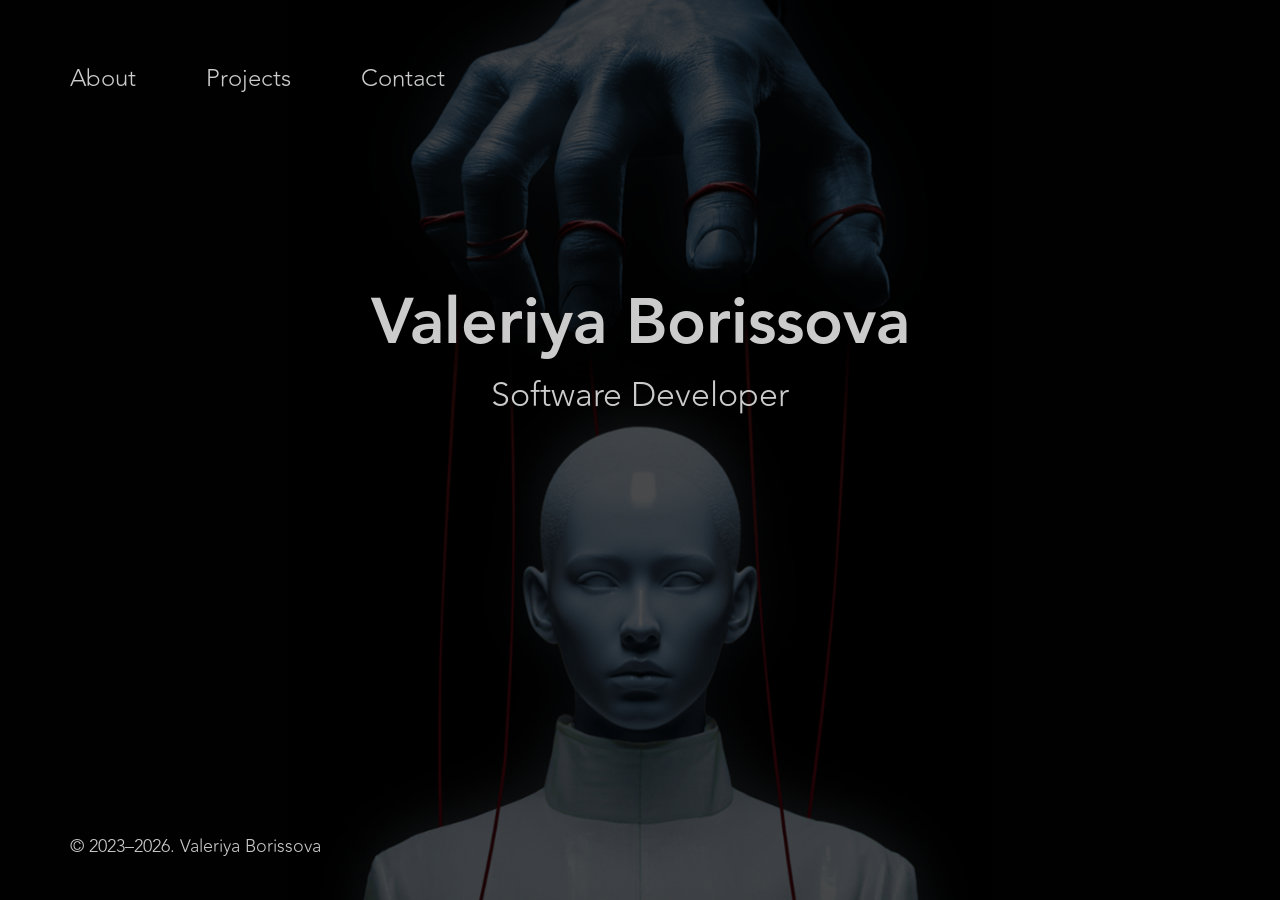
<file: index.html>
<!DOCTYPE html>
<html lang="en">
<head>
  <meta charset="UTF-8">
  <title>Valeriya Borissova</title>
  <meta name="viewport" content="width=device-width, initial-scale=1.0">
  <link rel="stylesheet" href="css/style.css">
</head>
<body class = "dark-page">
   <div class="mobile-block">
    <img src="images/home-bg.png" class="mobile-bg">
   <p>The website is best viewed on desktop</p>
</div>
  <section class="home">
    <nav class="menubar">
      <a href="about.html">About</a>
      <a href="projects.html">Projects</a>
      <a href="mailto:create.with.valeriya@gmail.com">Contact</a>
    </nav>

    <div class="home-content">
      <h1>Valeriya Borissova</h1>
      <p>Software Developer</p>
    </div>

    <footer class="home-footer">
      <p>© 2023–2026. Valeriya Borissova</p>
    </footer>
  </section>
</body>
</html>
</file>
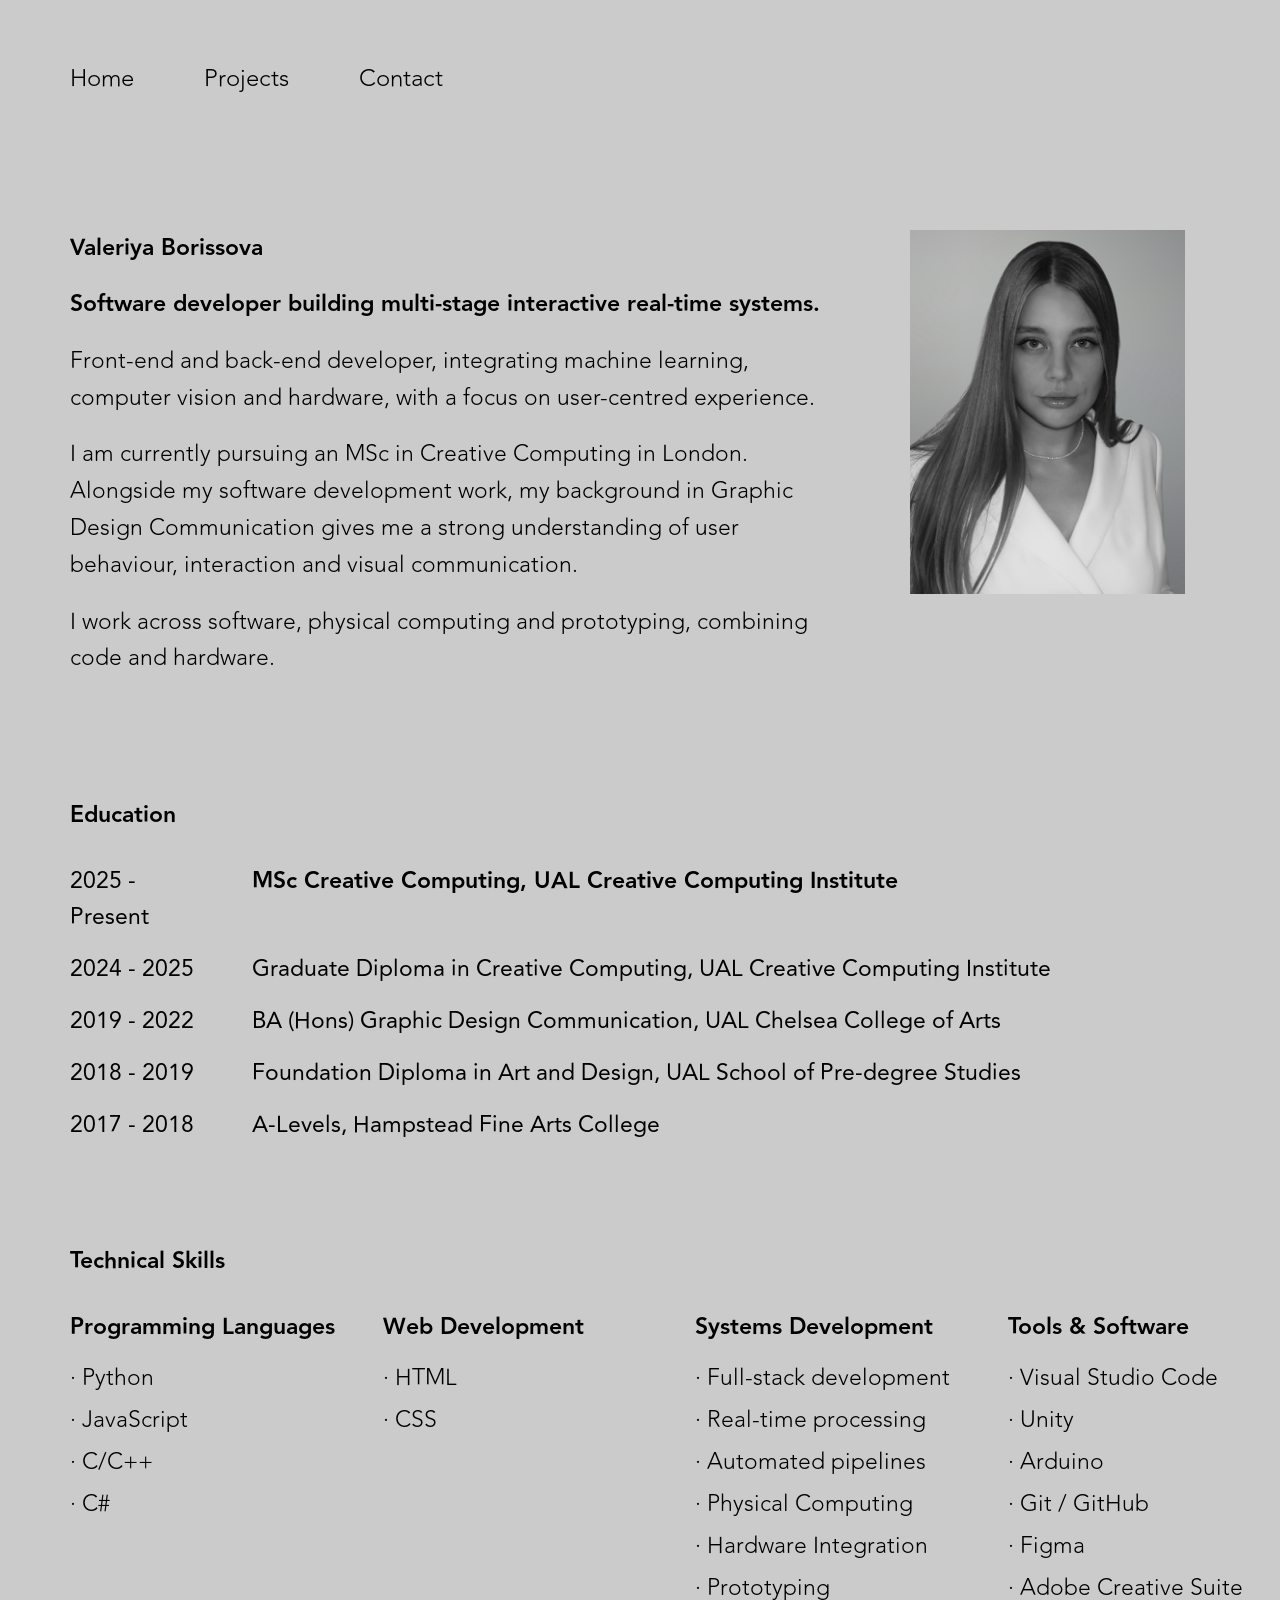
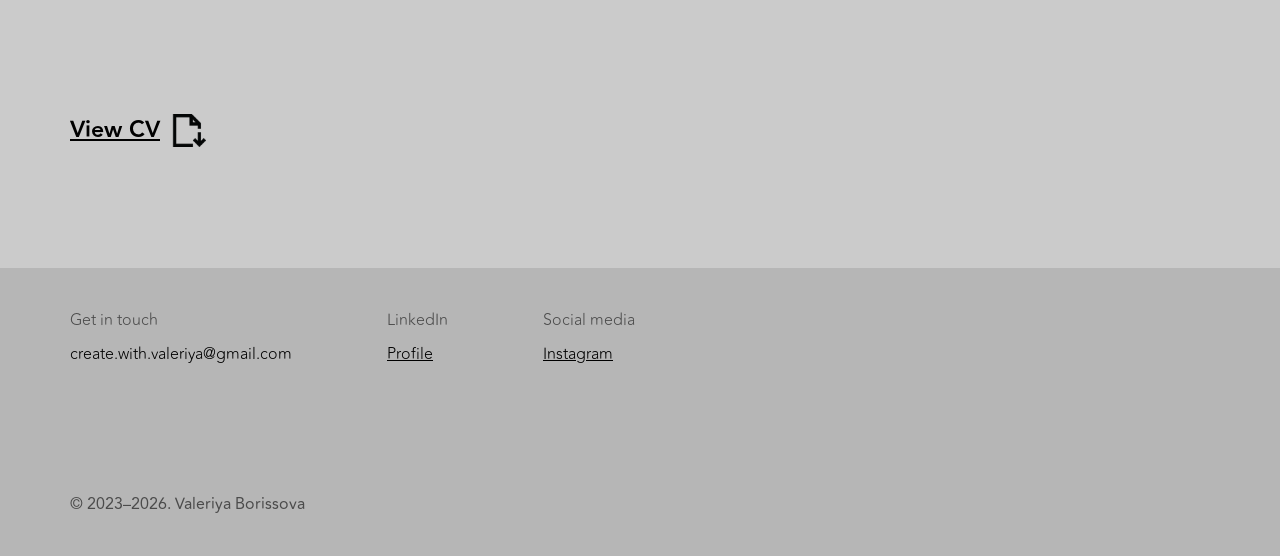
<file: about.html>
<!DOCTYPE html>
<html lang="en">
<head>
  <meta charset="UTF-8">
  <title>About — Valeriya Borissova</title>
  <meta name="viewport" content="width=device-width, initial-scale=1.0">
  <link rel="stylesheet" href="css/style.css">
</head>

<body class = "light-page">

  <!-- Menu -->
  <nav class="menubar">
    <a href="index.html">Home</a>
    <a href="projects.html">Projects</a>
    <a href="mailto:create.with.valeriya@gmail.com">Contact</a>
  </nav>

  <!-- About top section -->
  <section class="about">
    
    <div class="about-container">
      
      <div class="about-text">
        <h1>Valeriya Borissova</h1>
        
        <p class="intro-line">
          Software developer building multi-stage interactive real-time systems.
        </p>

        <p>
          Front-end and back-end developer, integrating machine learning, computer vision and hardware, with a focus on user-centred experience.
        </p>

        <p>
          I am currently pursuing an MSc in Creative Computing in London. Alongside my software development work, my background in Graphic Design Communication gives me a strong understanding of user behaviour, interaction and visual communication.
        </p>

        <p>
          I work across software, physical computing and prototyping, combining code and hardware.
        </p>
      </div>

      <div class="about-image">
        <img src="images/me.jpg" alt="Valeriya">
      </div>

    </div>

  </section>

  <!-- Education -->
  <section class="education">
    <h2>Education</h2>

    <div class="education-item">
      <div>2025 - Present</div>
      <div><strong>MSc Creative Computing, UAL Creative Computing Institute</strong></div>
    </div>

    <div class="education-item">
      <div>2024 - 2025</div>
      <div>Graduate Diploma in Creative Computing, UAL Creative Computing Institute</div>
    </div>

    <div class="education-item">
      <div>2019 - 2022</div>
      <div>BA (Hons) Graphic Design Communication, UAL Chelsea College of Arts</div>
    </div>

    <div class="education-item">
      <div>2018 - 2019</div>
      <div>Foundation Diploma in Art and Design, UAL School of Pre-degree Studies</div>
    </div>

    <div class="education-item">
      <div>2017 - 2018</div>
      <div>A-Levels, Hampstead Fine Arts College</div>
    </div>
  </section>

  <!-- Skills -->
  <section class="skills">
    <h2>Technical Skills</h2>

    <div class="skills-grid">

      <div class="skills-column">
        <h3>Programming Languages</h3>
        <p>· Python</p>
        <p>· JavaScript</p>
        <p>· C/C++</p>
        <p>· C#</p>
      </div>

      <div class="skills-column">
        <h3>Web Development</h3>
        <p>· HTML</p>
        <p>· CSS</p>
      </div>

      <div class="skills-column">
        <h3>Systems Development</h3>
        <p>· Full-stack development</p>
        <p>· Real-time processing</p>
        <p>· Automated pipelines</p>
        <p>· Physical Computing</p>
        <p>· Hardware Integration</p>
        <p>· Prototyping</p>
      </div>

      <div class="skills-column">
        <h3>Tools & Software</h3>
        <p>· Visual Studio Code</p>
        <p>· Unity</p>
        <p>· Arduino</p>
        <p>· Git / GitHub</p>
        <p>· Figma</p>
        <p>· Adobe Creative Suite</p>
      </div>

    </div>
  </section>

  <!-- CV -->
  <a href="cv.html" target="_blank" class="cv">
   <span>View CV</span>
   <img src="images/cvuploadimage.png" alt="upload">
  </a>

    <!-- Footer
  <div class="footer">
    <div class="footer-container">
      
      <div>
        <p class="footer-title">Get in touch</p>
        <p class="footer-text">create.with.valeriya@gmail.com</p>
      </div>

      <div>
        <p class="footer-title">LinkedIn</p>
        <a href="#">Profile</a>
      </div>

      <div>
        <p class="footer-title">Social media</p>
        <a href="#">Instagram</a>
      </div>
      
    </div> 
    
  </div> -->

  <div id="footer-placeholder"></div>

 <script>
  fetch("footer.html")
    .then(response => response.text())
    .then(data => {
      document.getElementById("footer-placeholder").innerHTML = data;
    });
 </script>

</body>
</html>
</file>
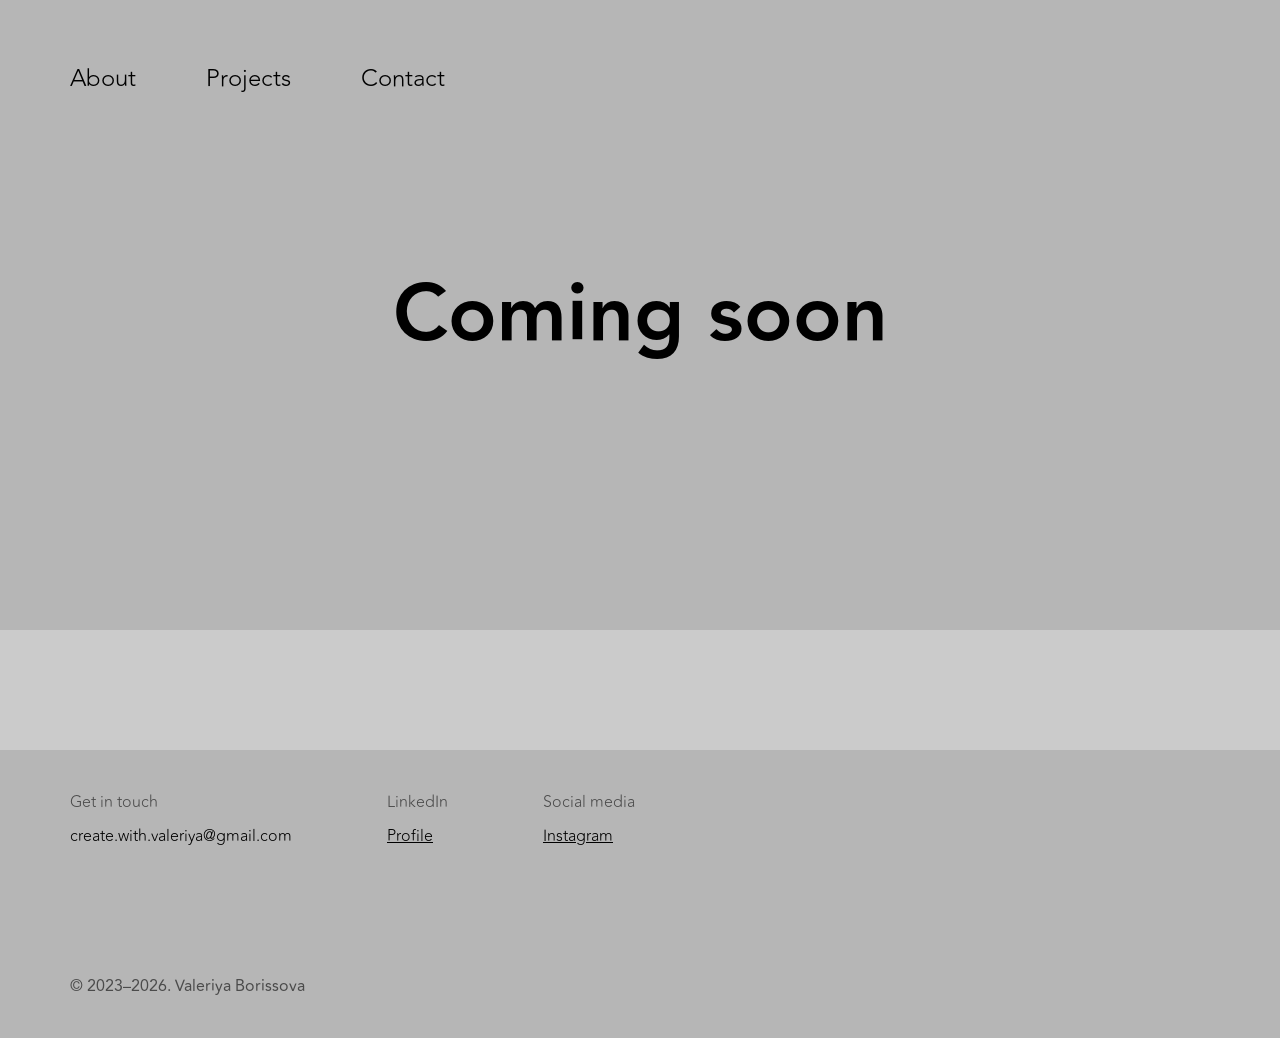
<file: comingSoon.html>
<!DOCTYPE html>
<html lang="en">
<head>
  <meta charset="UTF-8">
  <title>Coming Soon — Valeriya Borissova</title>
  <meta name="viewport" content="width=device-width, initial-scale=1.0">
  <link rel="stylesheet" href="css/style.css">
</head>

<body class="light-page">

  <!-- Menu -->
  <nav class="menubar">
    <a href="about.html">About</a>
    <a href="projects.html">Projects</a>
    <a href="#">Contact</a>
  </nav>

  <!-- Coming Soon -->
  <section class="coming-soon">
    <h1>Coming soon</h1>
  </section>

  <div id="footer-placeholder"></div>

  <script>
    fetch("footer.html")
      .then(response => response.text())
      .then(data => {
        document.getElementById("footer-placeholder").innerHTML = data;
      });
  </script>

</body>
</html>
</file>
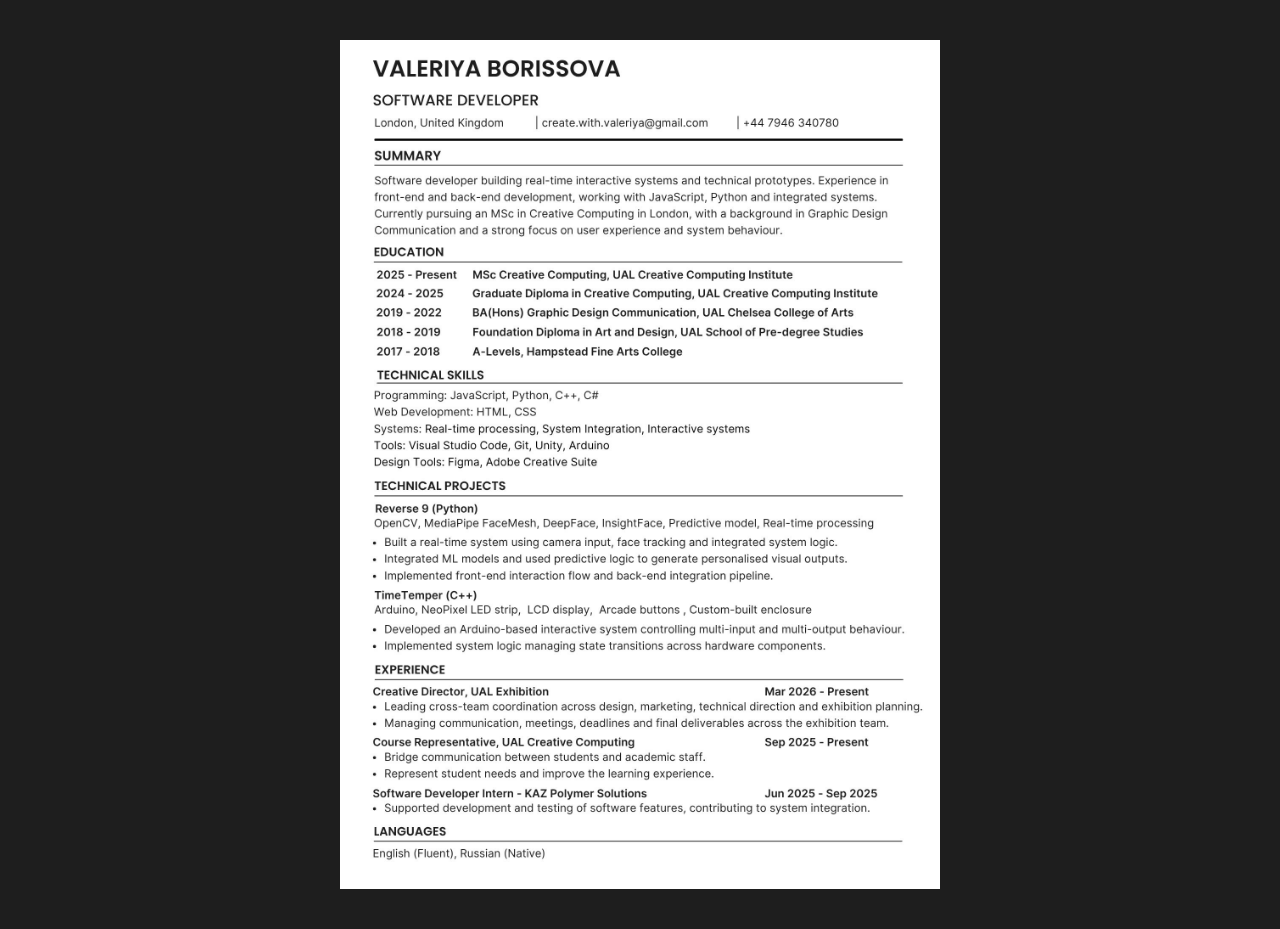
<file: cv.html>
<!DOCTYPE html>
<html lang="en">
<head>
  <meta charset="UTF-8">
  <title>CV</title>

  <style>
    body {
      margin: 0;
      background: #1E1E1E;
      display: flex;
      flex-direction: column;
      align-items: center;
      padding: 40px 0;
    }

    img {
      width: auto;
      max-width: 600px;
      height: auto;
      display: block;
    }
  </style>
</head>
<body>
 <!--  <a href="files/cv_Valeriya_Borissova.pdf" download style="color:white; margin-bottom:20px; display:block; margin-left:-50px;"> 
    Download PDF
  </a>-->

  <img src="files/cv.jpg" alt="CV">
</body>
</html>
</file>
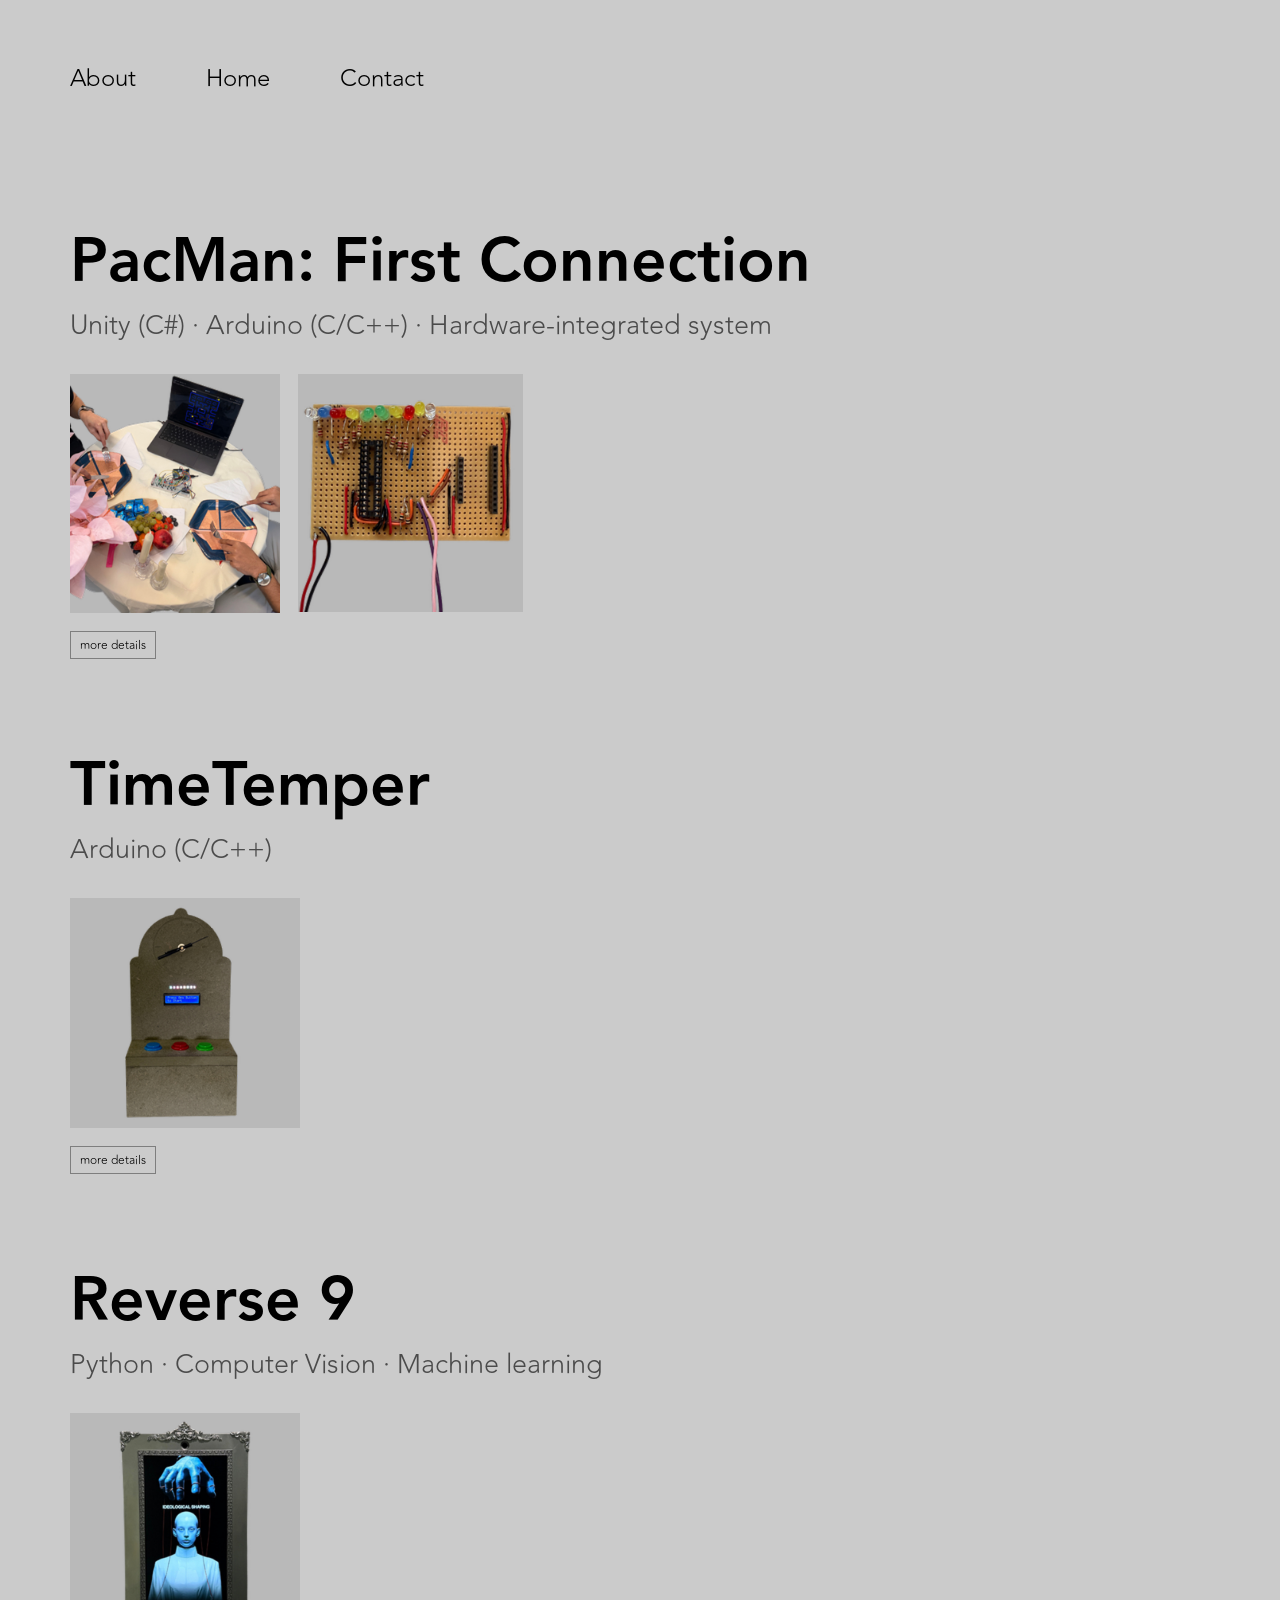
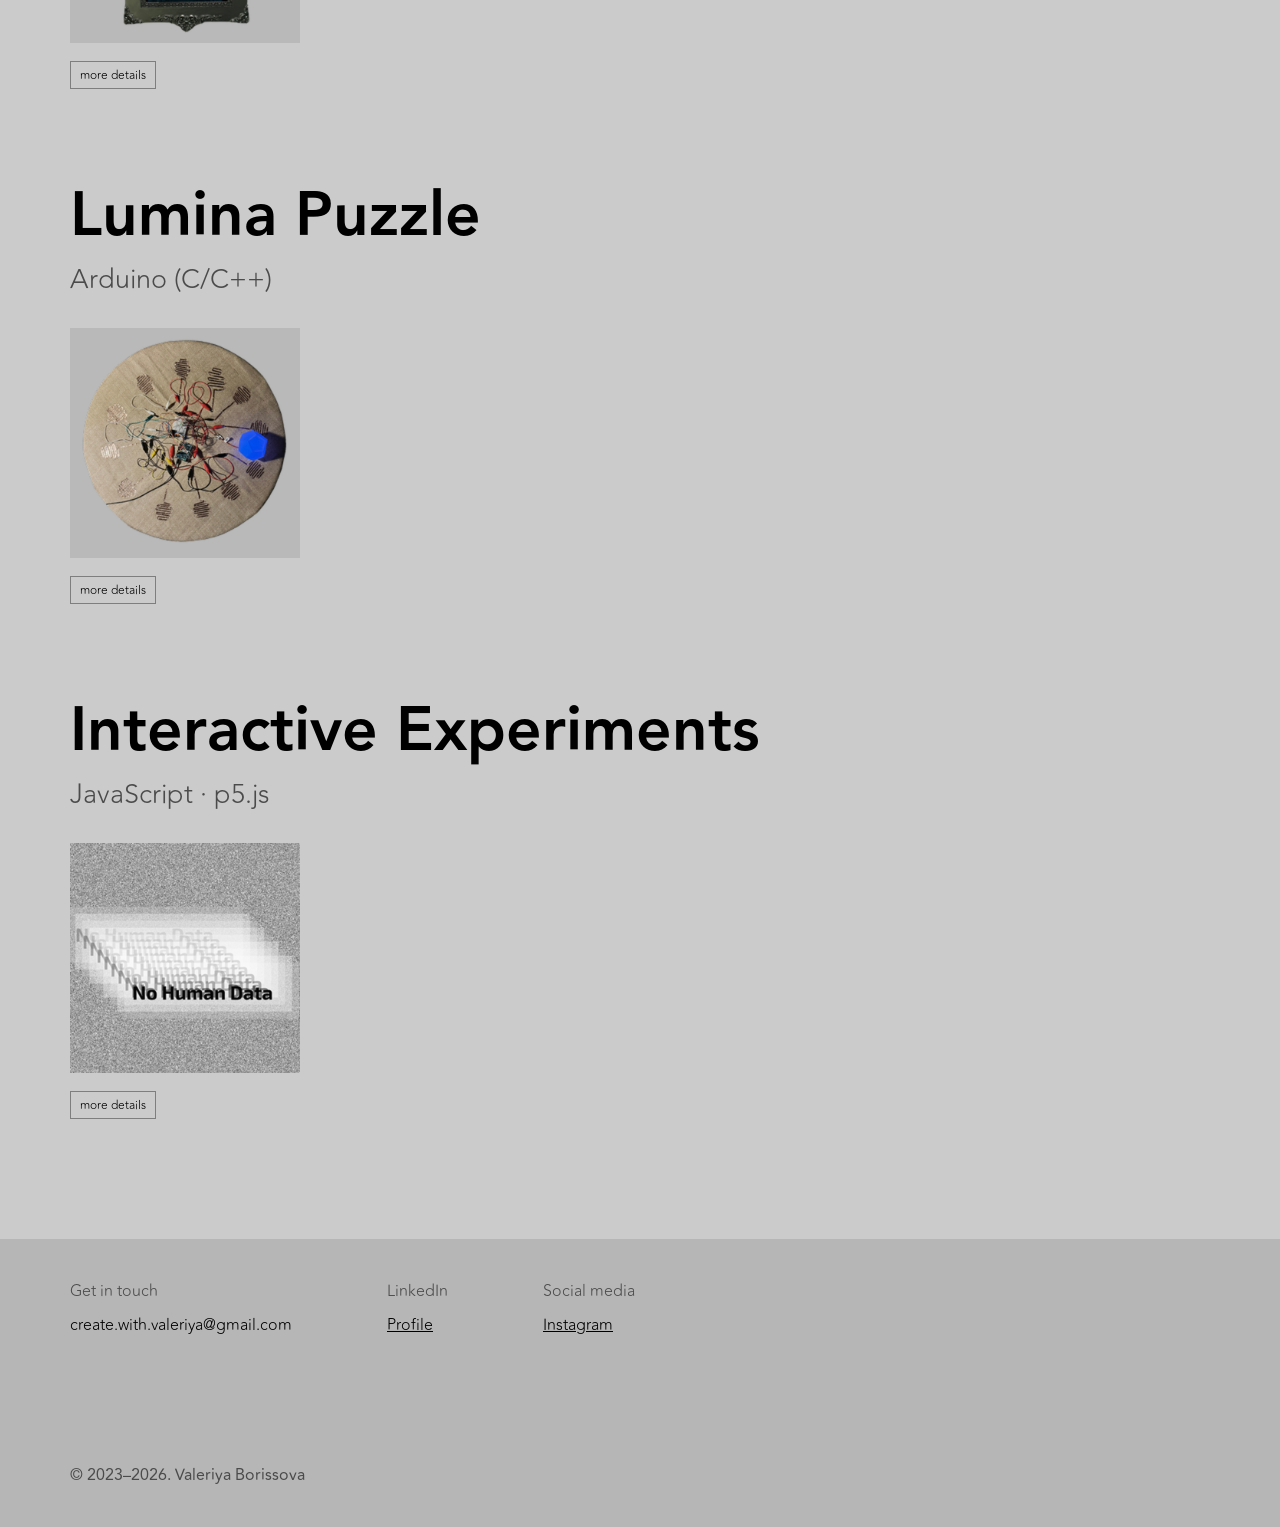
<file: projects.html>
<!DOCTYPE html>
<html lang="en">
<head>
  <meta charset="UTF-8">
  <title>Projects — Valeriya Borissova</title>
  <meta name="viewport" content="width=device-width, initial-scale=1.0">
  <link rel="stylesheet" href="css/style.css">
</head>

<body class="light-page">

  <!-- Menu -->
  <nav class="menubar">
    <a href="about.html">About</a>
    <a href="index.html">Home</a>
    <a href="mailto:create.with.valeriya@gmail.com">Contact</a>
  </nav>

  <!-- Projects -->
  <section class="projects-page">

    <!-- Project 1 -->
    <div class="project-block">
      <a href="comingSoon.html" class="project-title-link">
        <h2>PacMan: First Connection</h2>
      </a>

      <p class="project-meta">Unity (C#) · Arduino (C/C++) · Hardware-integrated system</p>

      <div class="project-images two-images">
        <a href="comingSoon.html">
          <img src="images/pacman1.jpg" alt="PacMan project photo 1">
        </a>

        <a href="comingSoon.html">
          <img src="images/pacman2.jpg" alt="PacMan project photo 2" class="pacman-img-2">
          
        </a>
      </div>

      <a href="comingSoon.html" class="details-button">more details</a>
    </div>

    <!-- Project 2 -->
    <div class="project-block">
      <a href="timetemper.html" class="project-title-link">
        <h2>TimeTemper</h2>
      </a>

      <p class="project-meta">Arduino (C/C++)</p>

      <div class="project-images">
        <a href="timetemper.html">
          <img src="images/timetemper.jpg" alt="TimeTemper project photo">
        </a>
      </div>

      <a href="timetemper.html" class="details-button">more details</a>
    </div>

    <!-- Project 3 -->
    <div class="project-block">
      <a href="reverse9.html" class="project-title-link">
        <h2>Reverse 9</h2>
      </a>

      <p class="project-meta">Python · Computer Vision · Machine learning</p>

      <div class="project-images">
        <a href="reverse9.html">
          <img src="images/reverse9.jpg" alt="Reverse 9 project photo">
        </a>
      </div>

      <a href="reverse9.html" class="details-button">more details</a>
    </div>

    <!--Project 4 -->
    <div class="project-block">
      <a href="comingSoon.html" class="project-title-link">
        <h2>Lumina Puzzle</h2>
      </a>

      <p class="project-meta">Arduino (C/C++)</p>

      <div class="project-images">
        <a href="comingSoon.html">
          <img src="images/lumina.jpg" alt="Lumina Puzzle project photo">
        </a>
      </div>

      <a href="comingSoon.html" class="details-button">more details</a>
    </div>

    <!-- Project 5 -->
    <div class="project-block">
      <a href="comingSoon.html" class="project-title-link">
        <h2>Interactive Experiments</h2>
      </a>

      <p class="project-meta">JavaScript · p5.js</p>

      <div class="project-images">
        <a href="comingSoon.html">
          <img src="images/experiments.jpg" alt="Interactive Experiments project photo">
        </a>
      </div>

      <a href="comingSoon.html" class="details-button">more details</a>
    </div>

  </section>

  <div id="footer-placeholder"></div>

  <script>
    fetch("footer.html")
      .then(response => response.text())
      .then(data => {
        document.getElementById("footer-placeholder").innerHTML = data;
      });
  </script>

</body>
</html>
</file>
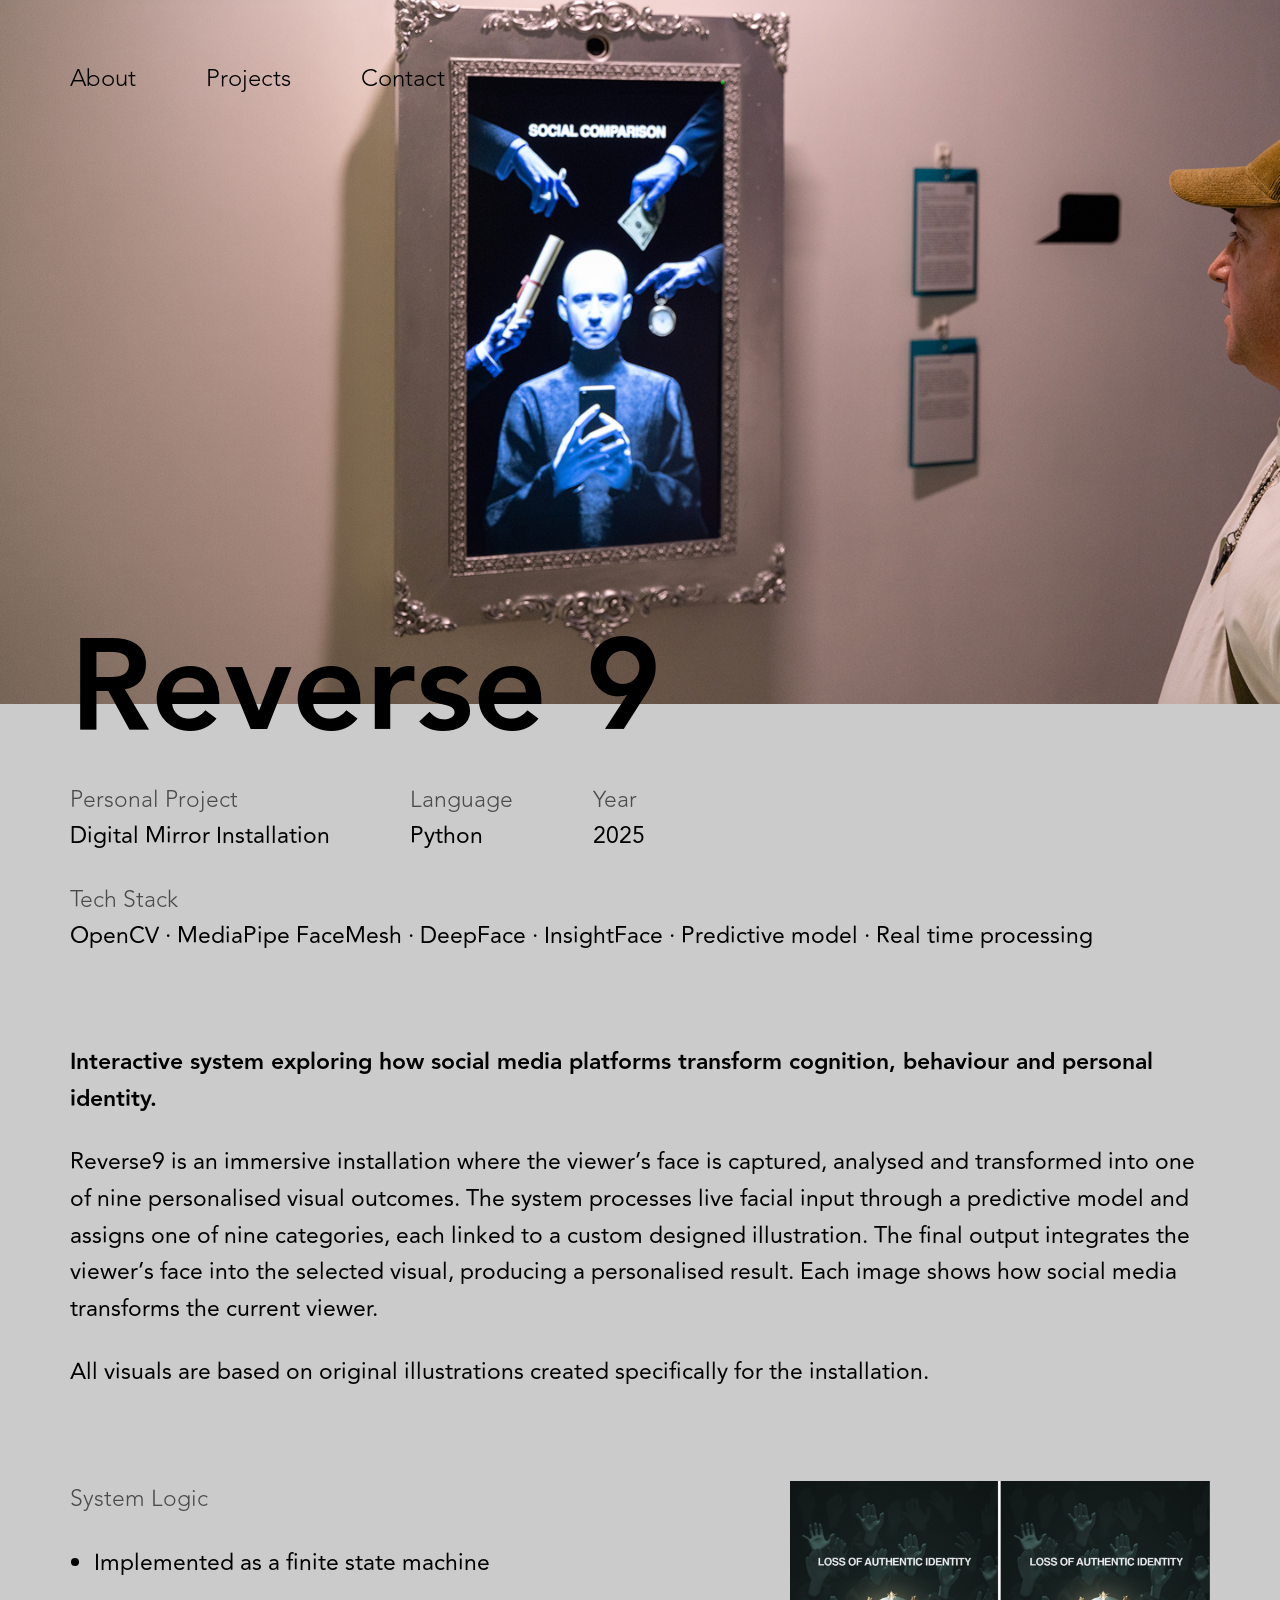
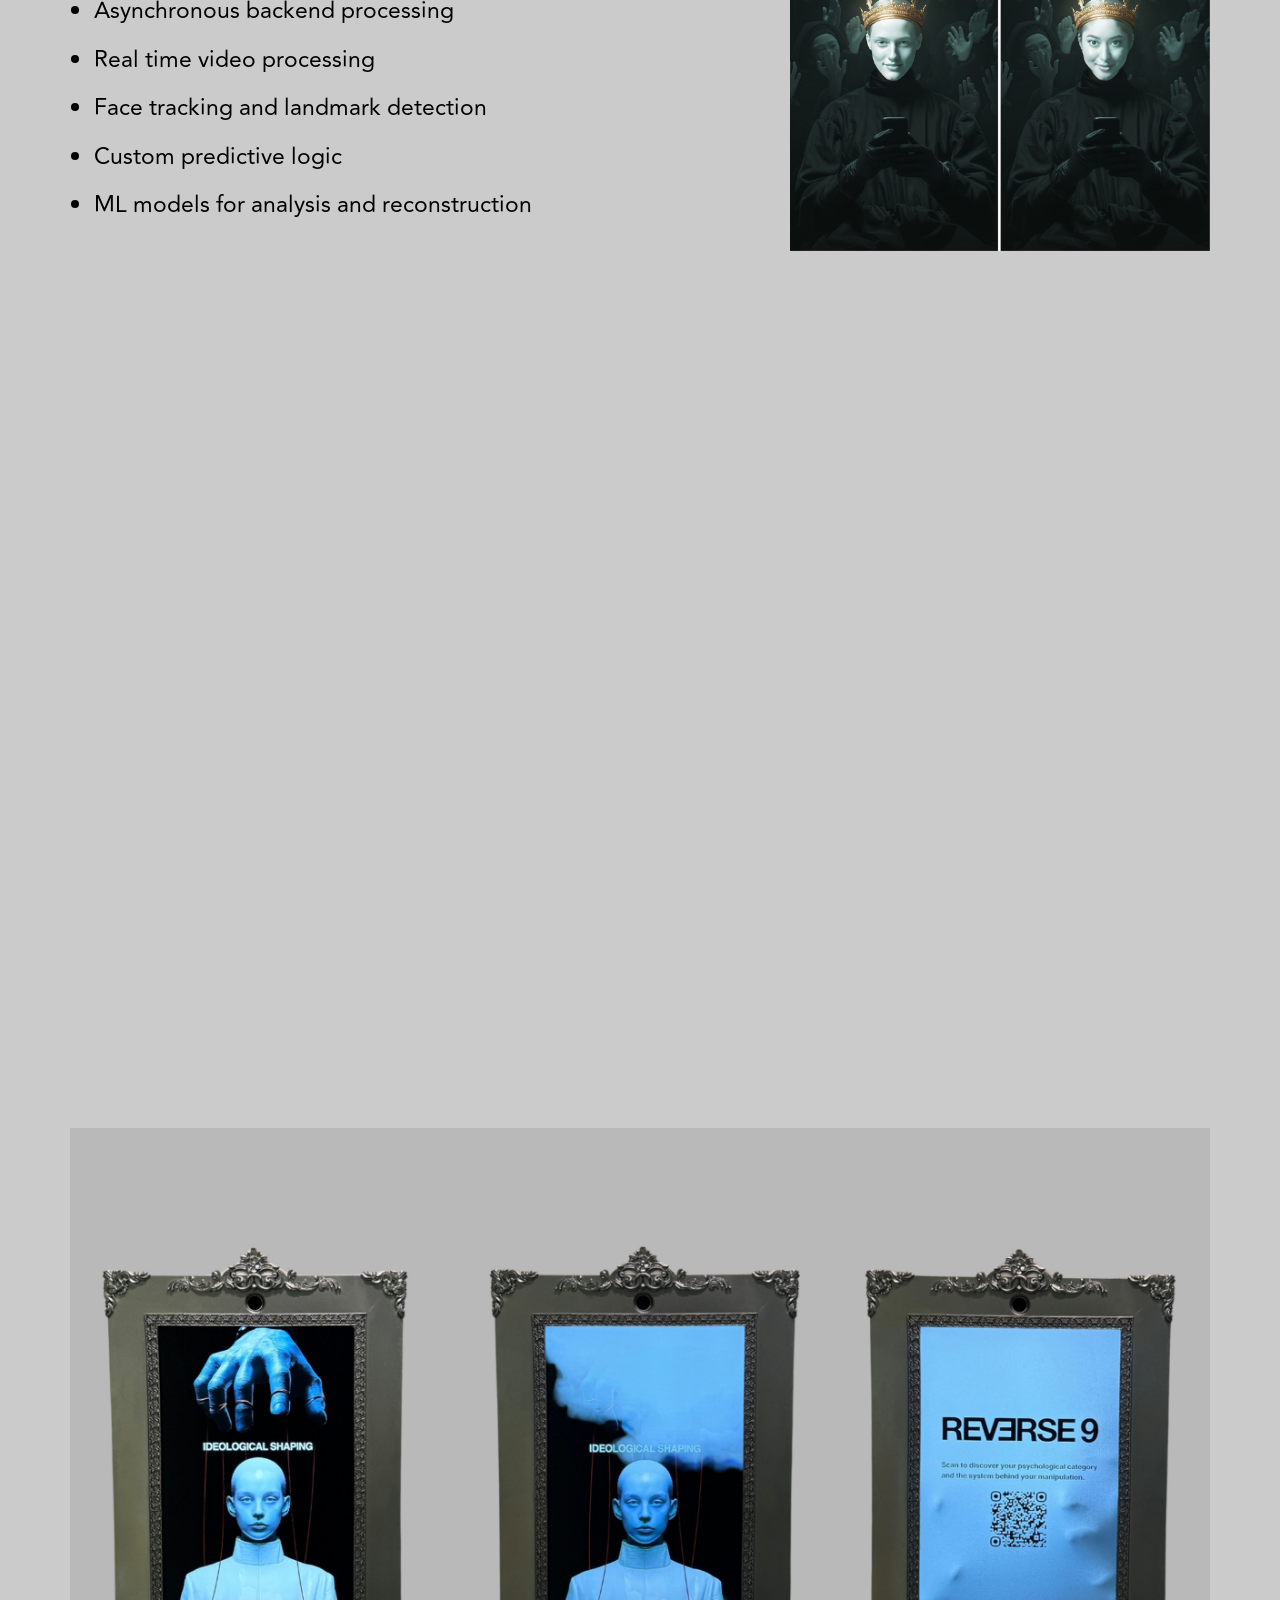
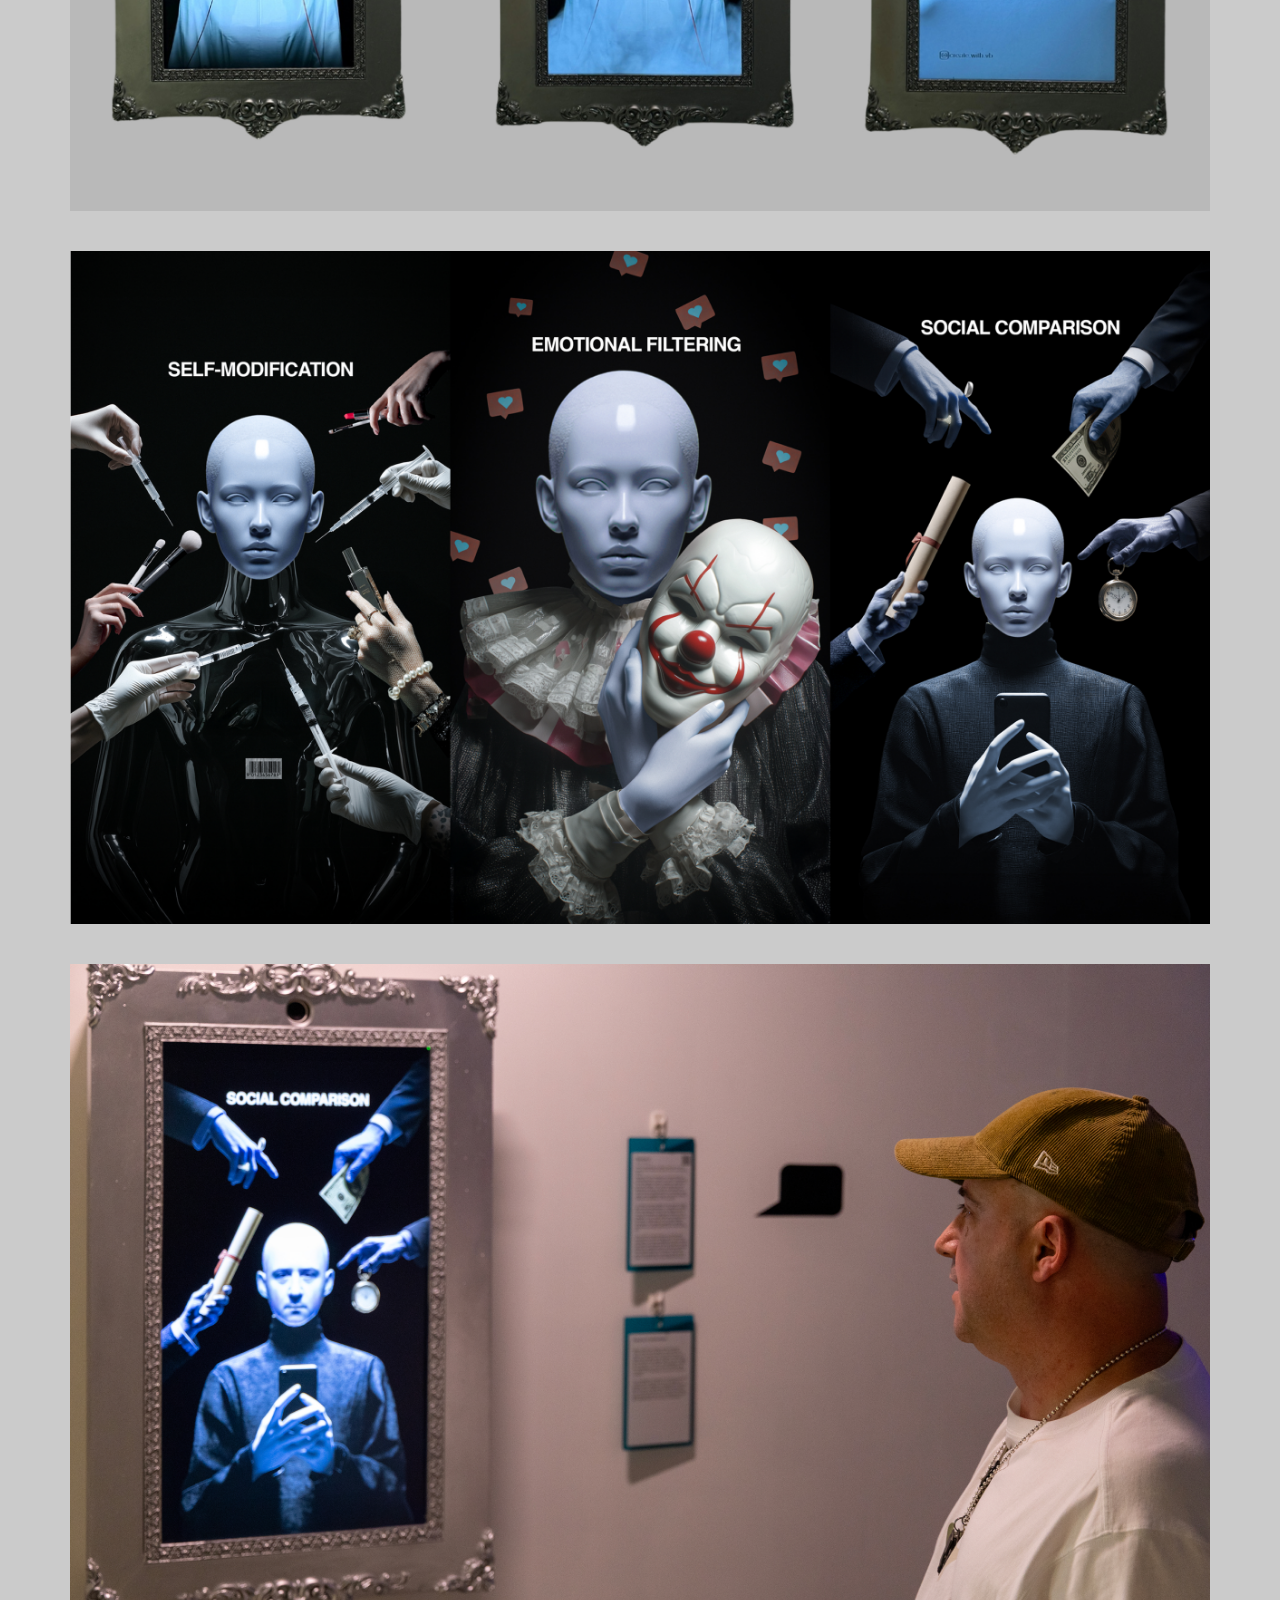
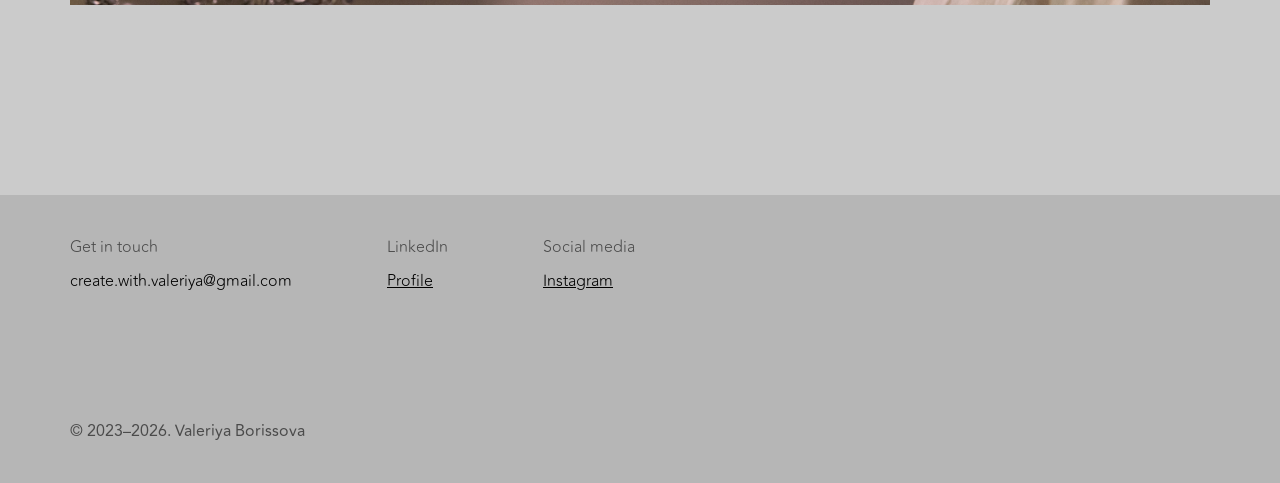
<file: reverse9.html>
<!DOCTYPE html>
<html lang="en">
<head>
  <meta charset="UTF-8">
  <title>Reverse9 — Valeriya Borissova</title>
  <meta name="viewport" content="width=device-width, initial-scale=1.0">
  <link rel="stylesheet" href="css/style.css">
</head>

<body class="light-page">

  <!-- Menu -->
  <nav class="menubar">
    <a href="about.html">About</a>
    <a href="projects.html">Projects</a>
    <a href="mailto:create.with.valeriya@gmail.com">Contact</a>
  </nav>

  <!-- Reverse9 hero image -->
  <section class="reverse9-hero">
    <img src="images/reverse9-main.jpg" alt="Reverse9 main image">
  </section>

  <!-- Reverse9 content -->
  <section class="reverse9-content">

    <h1 class="reverse9-title">Reverse 9</h1>

    <!-- Top info row -->
    <div class="reverse9-info">
      <div>
        <p class="reverse9-info-title">Personal Project</p>
        <p>Digital Mirror Installation</p>
      </div>

      <div>
        <p class="reverse9-info-title">Language</p>
        <p>Python</p>
      </div>

      <div>
        <p class="reverse9-info-title">Year</p>
        <p>2025</p>
      </div>
    </div>

    <!-- Tech Stack -->
    <div class="reverse9-description">
      <p class="reverse9-label">Tech Stack</p>
      <p class="reverse9-body-text">
        OpenCV · MediaPipe FaceMesh · DeepFace · InsightFace · Predictive model · Real time processing
      </p>
    </div>

    <!-- Project description -->
    <div class="reverse9-project-description">
      <p class="reverse9-body-text">
        <strong>Interactive system exploring how social media platforms transform cognition, behaviour and personal identity.</strong>
      </p>

      <p class="reverse9-body-text">
        Reverse9 is an immersive installation where the viewer’s face is captured, analysed and transformed into one of nine personalised visual outcomes. The system processes live facial input through a predictive model and assigns one of nine categories, each linked to a custom designed illustration. The final output integrates the viewer’s face into the selected visual, producing a personalised result. Each image shows how social media transforms the current viewer.
      </p>

      <p class="reverse9-body-text">
        All visuals are based on original illustrations created specifically for the installation.
      </p>
    </div>

    <!-- System Logic + image -->
    <div class="reverse9-grid">

      <div class="reverse9-text">
        <p class="reverse9-label">System Logic</p>

        <ul class="reverse9-list">
          <li>Implemented as a finite state machine</li>
          <li>Asynchronous backend processing</li>
          <li>Real time video processing</li>
          <li>Face tracking and landmark detection</li>
          <li>Custom predictive logic</li>
          <li>ML models for analysis and reconstruction</li>
        </ul>
      </div>

      <div class="reverse9-image">
        <img src="images/reverse9-2.jpg" alt="Reverse9 system image">
      </div>

    </div>

    <!-- Two portrait Vimeo embeds -->
    <div class="reverse9-video-row">
      <div class="reverse9-video-box">
        <iframe
          src="https://player.vimeo.com/video/1114692525"
          allow="autoplay; fullscreen; picture-in-picture"
          allowfullscreen>
        </iframe>
      </div>

      <div class="reverse9-video-box">
        <iframe
          src="https://player.vimeo.com/video/1114690859"
          allow="autoplay; fullscreen; picture-in-picture"
          allowfullscreen>
        </iframe>
      </div>
    </div>

    <!-- Bottom images -->
    <div class="reverse9-images-vertical">
      <img src="images/reverse9-3.jpg" alt="Reverse9 image 3">
      <img src="images/reverse9-4.jpg" alt="Reverse9 image 4">
      <img src="images/reverse9-5.jpg" alt="Reverse9 image 5">
    </div>

  </section>

  <!-- Footer -->
  <div id="footer-placeholder"></div>

  <script>
    fetch("footer.html")
      .then(response => response.text())
      .then(data => {
        document.getElementById("footer-placeholder").innerHTML = data;
      });
  </script>

</body>
</html>
</file>
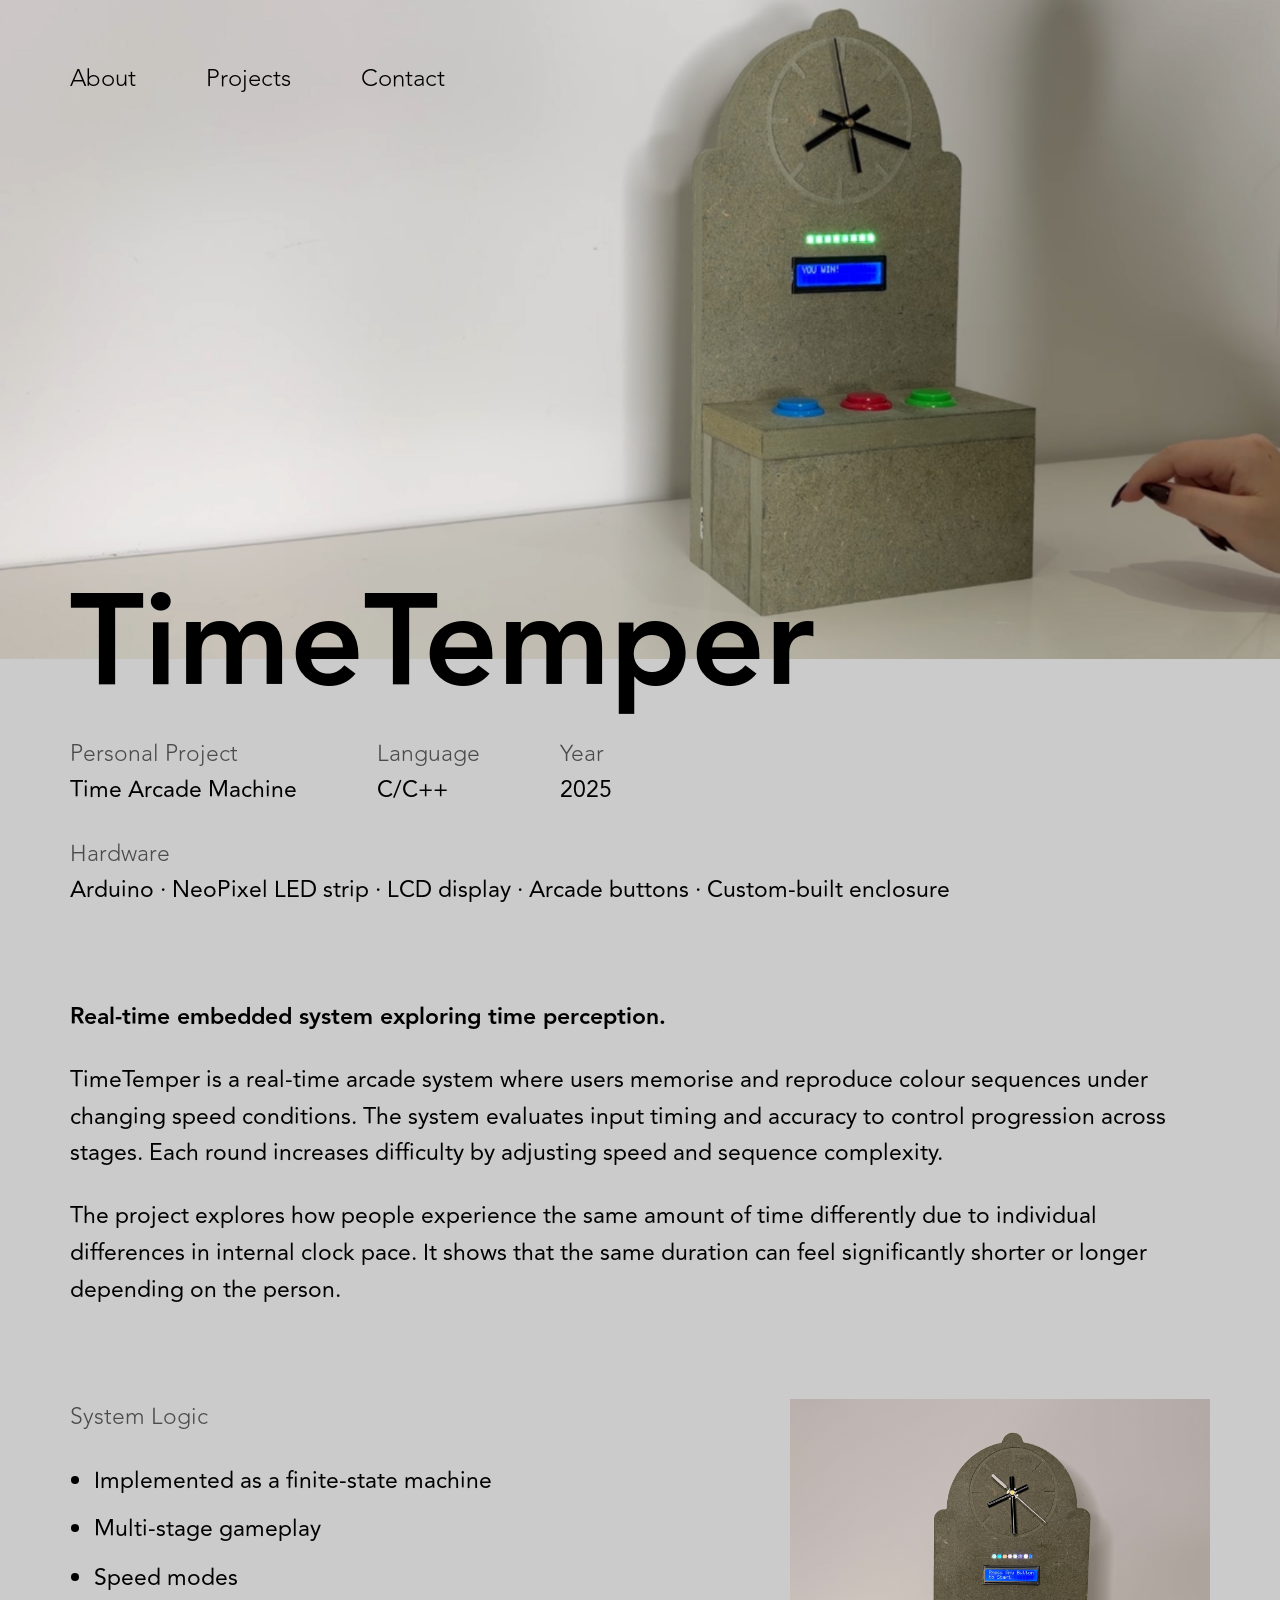
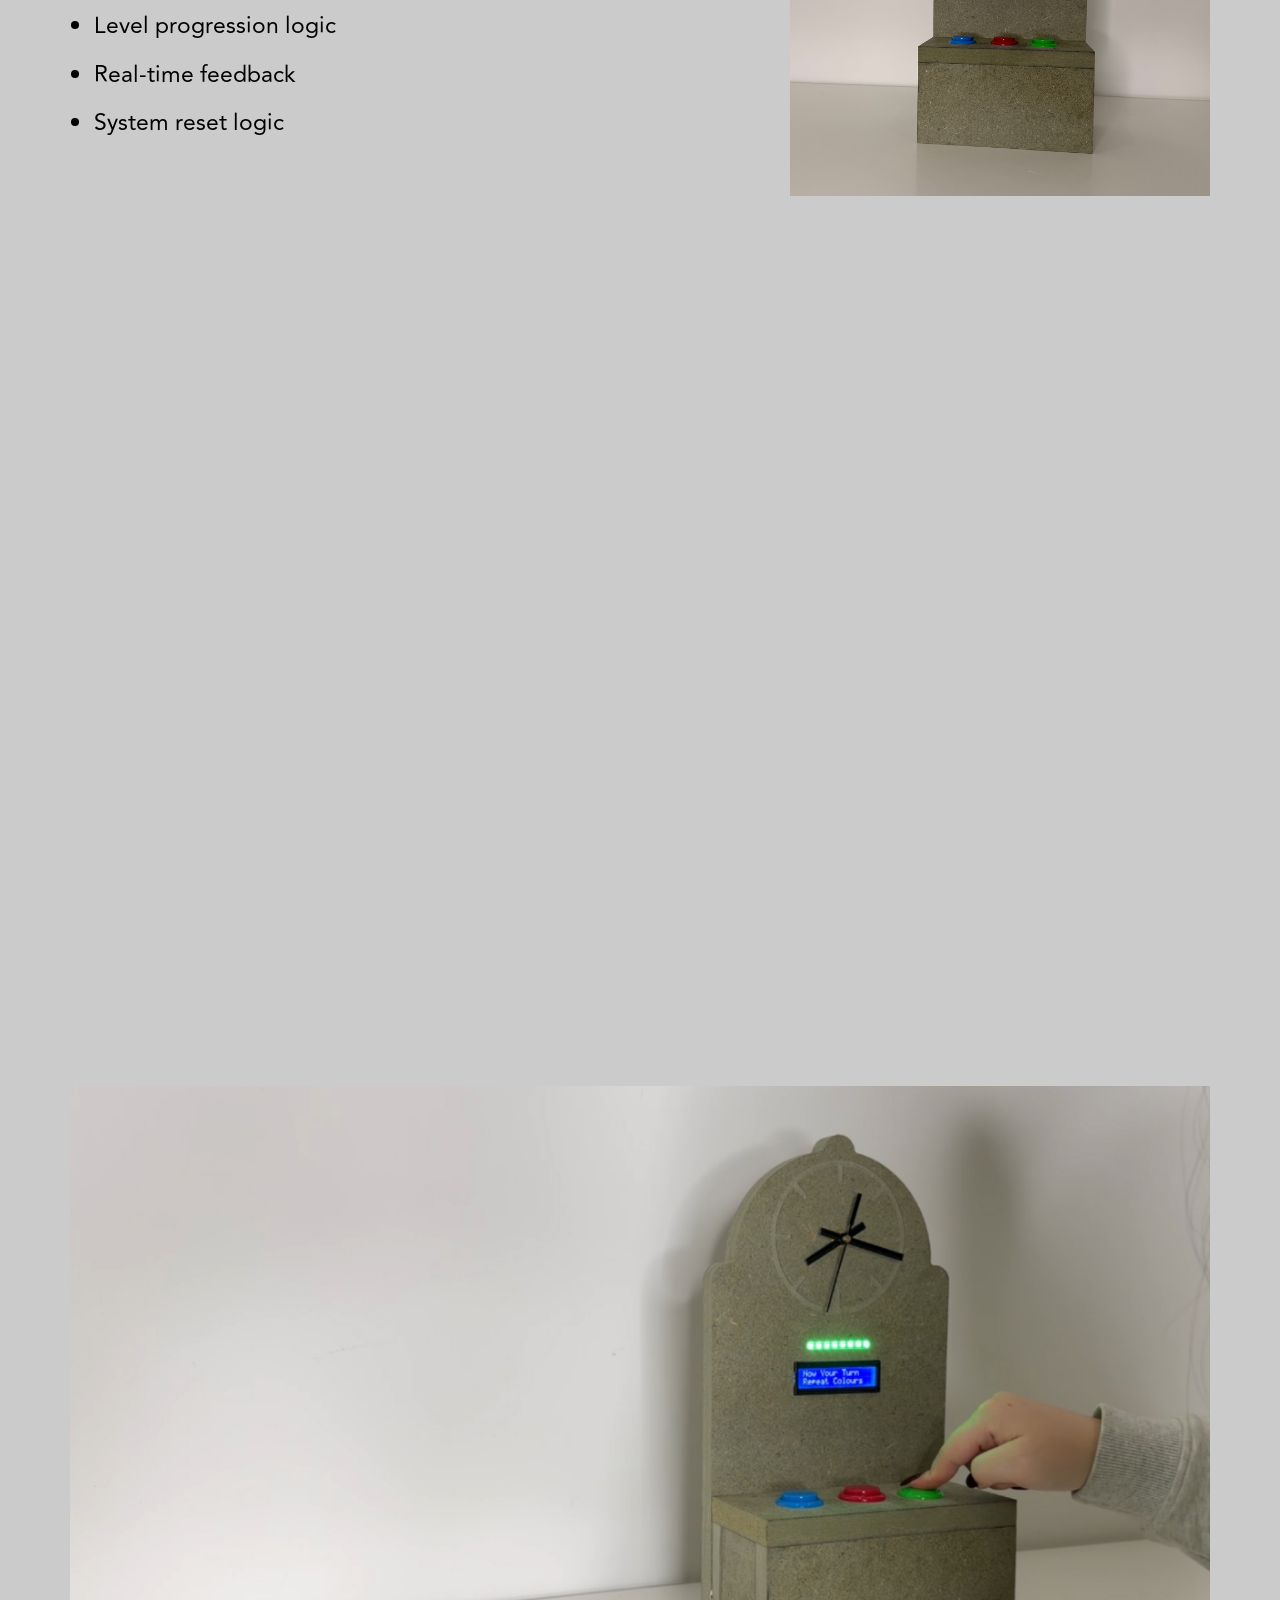
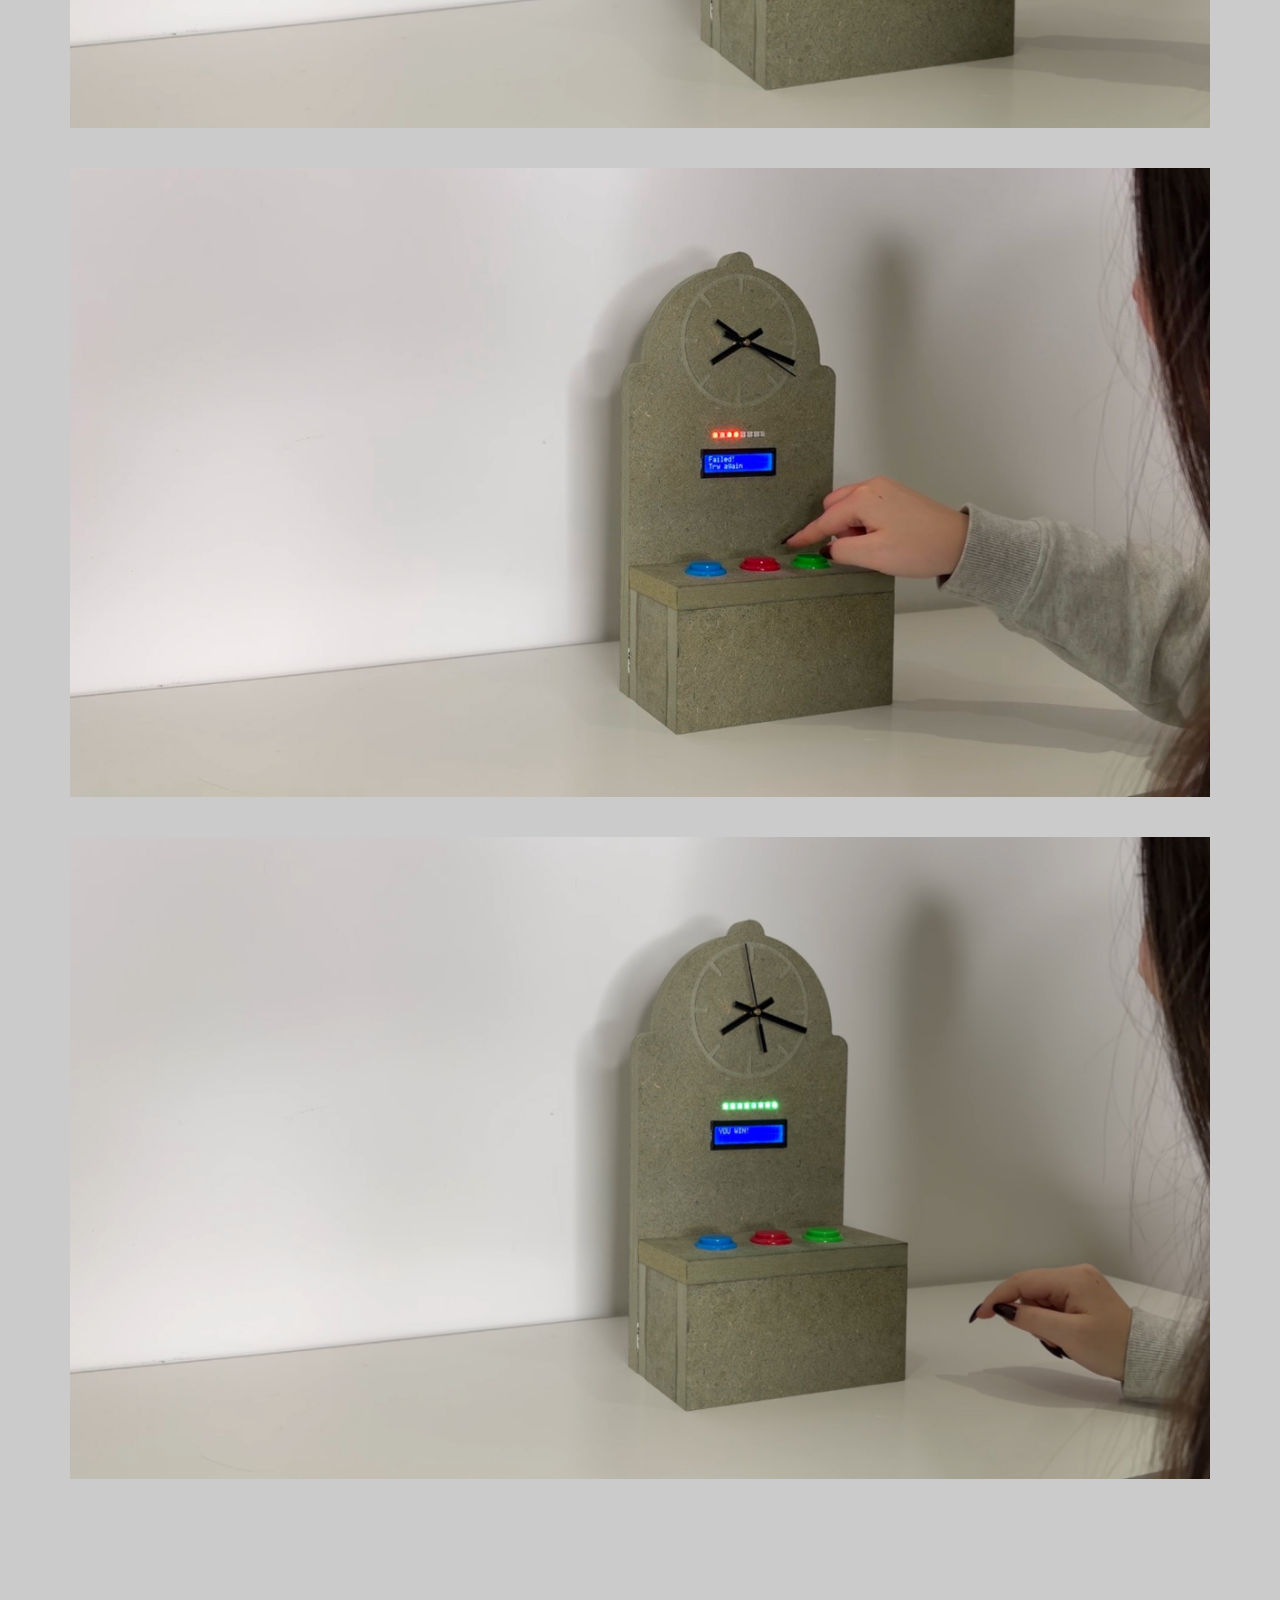
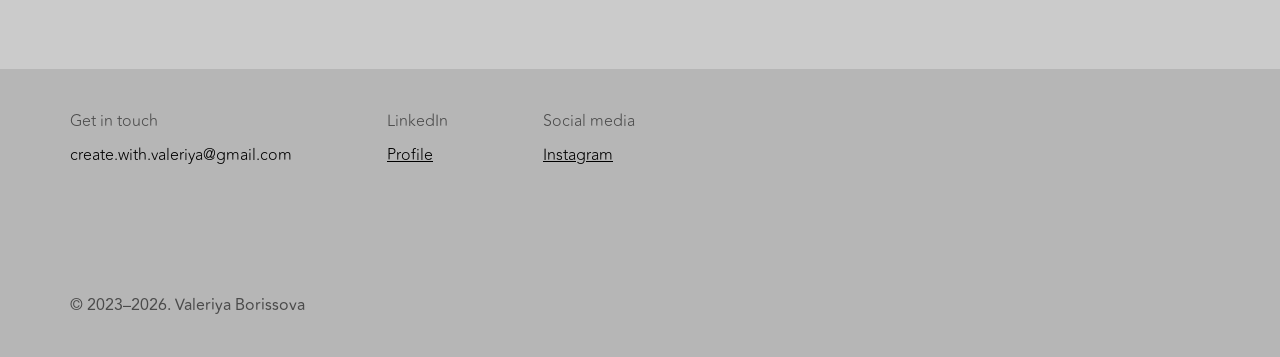
<file: timetemper.html>
<!DOCTYPE html>
<html lang="en">
<head>
  <meta charset="UTF-8">
  <title>TimeTemper — Valeriya Borissova</title>
  <meta name="viewport" content="width=device-width, initial-scale=1.0">
  <link rel="stylesheet" href="css/style.css">
</head>

<body class="light-page">

  <!-- Menu -->
  <nav class="menubar">
    <a href="about.html">About</a>
    <a href="projects.html">Projects</a>
    <a href="mailto:create.with.valeriya@gmail.com">Contact</a>
  </nav>

  <!-- TimeTemper hero image -->
  <section class="timetemper-hero">
    <img src="images/timetemper-main.jpg" alt="TimeTemper main image">
  </section>

  <!-- TimeTemper content -->
  <section class="timetemper-content">

    <h1 class="timetemper-title">TimeTemper</h1>

    <!-- Top info row -->
    <div class="timetemper-info">
      <div>
        <p class="timetemper-info-title">Personal Project</p>
        <p>Time Arcade Machine</p>
      </div>

      <div>
        <p class="timetemper-info-title">Language</p>
        <p>C/C++</p>
      </div>

      <div>
        <p class="timetemper-info-title">Year</p>
        <p>2025</p>
      </div>
    </div>

    <!-- Hardware -->
    <div class="timetemper-description">
      <p class="timetemper-label">Hardware</p>
      <p class="timetemper-body-text">
        Arduino · NeoPixel LED strip · LCD display · Arcade buttons · Custom-built enclosure
      </p>
    </div>

    <!-- Project description -->
    <div class="timetemper-project-description">
      <p class="timetemper-body-text">
        <strong>Real-time embedded system exploring time perception.</strong>
      </p>

      <p class="timetemper-body-text">
        TimeTemper is a real-time arcade system where users memorise and reproduce colour sequences under changing speed conditions.
        The system evaluates input timing and accuracy to control progression across stages. Each round increases difficulty by adjusting speed and sequence complexity.
      </p>

      <p class="timetemper-body-text">
        The project explores how people experience the same amount of time differently due to individual differences in internal clock pace.
        It shows that the same duration can feel significantly shorter or longer depending on the person.
      </p>
    </div>

    <!-- System Logic + image -->
    <div class="timetemper-grid">

      <div class="timetemper-text">
        <p class="timetemper-label">System Logic</p>

        <ul class="timetemper-list">
          <li>Implemented as a finite-state machine</li>
          <li>Multi-stage gameplay</li>
          <li>Speed modes</li>
          <li>Level progression logic</li>
          <li>Real-time feedback</li>
          <li>System reset logic</li>
        </ul>
      </div>

      <div class="timetemper-image">
        <img src="images/timetemper-2.jpg" alt="TimeTemper system image">
      </div>

    </div>
    
    <!-- Vimeo embed -->
    <div class="timetemper-video">
      <iframe
        src="https://player.vimeo.com/video/1143660551"
        allow="autoplay; fullscreen; picture-in-picture"
        allowfullscreen>
      </iframe>
    </div>

    <!-- Bottom images -->
    <div class="timetemper-images-vertical">
      <img src="images/timetemper-3.jpg" alt="TimeTemper image 3">
      <img src="images/timetemper-4.jpg" alt="TimeTemper image 4">
      <img src="images/timetemper-5.jpg" alt="TimeTemper image 5">
    </div>

  </section>

  <!-- Footer -->
  <div id="footer-placeholder"></div>

  <script>
    fetch("footer.html")
      .then(response => response.text())
      .then(data => {
        document.getElementById("footer-placeholder").innerHTML = data;
      });
  </script>

</body>
</html>
</file>
<file: css/style.css>
@font-face {
  font-family: "Avenir";
  src: url("../fonts/AvenirLight.ttf");
  font-weight: 300;
}

@font-face {
  font-family: "Avenir";
  src: url("../fonts/AvenirRegular.ttf");
  font-weight: 400;
}

@font-face {
  font-family: "Avenir";
  src: url("../fonts/AvenirHeavy.ttf");
  font-weight: 800;
}

* {
  margin: 0;
  padding: 0;
  box-sizing: border-box;
}

body {
  /*background: black;*/
  font-family: "Avenir", sans-serif;
}

.home {
  min-height: 100vh;
  position: relative;
  background: black;
  background-image: url("../images/home-bg.png");
  background-size: cover;
  background-position: center;
  background-repeat: no-repeat;
  color: #CBCBCB;
}

/* Menu Bar */
/*.menubar {
  position: absolute;
  top: 60px;
  left: 70px;
  display: flex;
  gap: 70px;
}

.menubar a {
  color: #CBCBCB;
  text-decoration: none;
  font-size: 24px;
  font-weight: 300;
  transition: 0.3s;
}

.menubar a:hover {
  opacity: 0.6;
}*/

.menubar {
  position: absolute;
  top: 60px;
  left: 70px;
  display: flex;
  gap: 70px;
}

.menubar a {
  text-decoration: none;
  font-size: 24px;
  font-weight: 300;
  transition: 0.3s;
}

.menubar a:hover {
  opacity: 0.6;
}

/* dark page */
body.dark-page {
  background: black;
  color: #CBCBCB;
}

body.dark-page .menubar a {
  color: #CBCBCB;
}

/* light page */
body.light-page {
  background: #CBCBCB;
  color: black;
}

body.light-page .menubar a {
  color: black;
}

.home-content {
  position: absolute;
  top: 42%;
  left: 50%;
  transform: translate(-50%, -50%);
  text-align: center;
}

.home-content h1 {
  font-size: 64px;
  font-weight: 800;
  margin-bottom: 18px;
  transform: translateY(-19px);
}

.home-content p {
  font-size: 34px;
  font-weight: 300;
  transform: translateY(-42px);
}

.home-footer {
  position: absolute;
  bottom: 40px;
  left: 70px;
}

.home-footer p {
  font-size: 18px;
  font-weight: 300;
}

/* About page */

/*body:has(.about) {
  background: #CBCBCB;
}

body:has(.about) .menubar a {
  color: black;
}*/

.about {
  padding: 230px 70px 80px 70px;
  color: black;
}

.about-container {
  max-width: 1500px;
  margin: 0;
  display: grid;
  grid-template-columns: minmax(600px, 950px) 300px;
  gap: 60px;
  align-items: start;
}

.about-text h1 {
  font-size: 23px;
  font-weight: 800;
  margin-bottom: 20px;
}

/*.about-intro {
  font-size: 23px;
  font-weight: 800;
  margin-bottom: 25px;
}*/

.about-text p {
  font-size: 23px;
  font-weight: 300;
  line-height: 1.6;
  margin-bottom: 20px;
  max-width: 950px;

}

.about-text p.intro-line {
  font-weight: 800;
}

.about-image img {
  width: 275px;
  height: auto;
}

/* Education */
.education {
  max-width: 1500px;
  margin-top: 20px ;
  padding-left: 70px;
  color: black;
}

.education h2 {
  font-size: 23px;
  font-weight: 800;
  margin-bottom: 30px;
}

.education-item {
  display: grid;
  grid-template-columns: 150px 1fr;
  gap: 32px;
  margin-bottom: 16px;
  font-size: 23px;
}

.education-item strong {
  font-weight: 800;
}

/* Skills */
.skills {
  max-width: 1500px;
  margin-top: 100px ;
  padding-left: 70px;
  color: black;
}

.skills h2 {
  font-size: 23px;
  font-weight: 800;
  margin-bottom: 30px;
}

.skills-grid {
  display: grid;
  grid-template-columns: repeat(4, 1fr);
  gap: 40px;
}

.skills-column h3 {
  font-size: 23px;
  font-weight: 800;
  margin-bottom: 15px;
}

.skills-column p {
  font-size: 23px;
  font-weight: 300;
  margin-bottom: 6px;
}

/* CV */
.cv {
  max-width: 1200px;
  margin-top: 100px;
  padding-left: 70px;
  font-size: 23px;
  font-weight: 800;
  color: black;
  cursor: pointer;

  display: flex;
  align-items: center;
  gap: 12px;
}
.cv img {
  width: 34px;
  height: auto;
}

/* Footer */
.footer {
  background: #B6B6B6;
  margin-top: 120px ;
  padding: 40px 70px 190px 70px;
  position: relative;
}

.footer-container {
  /*max-width: 1200px;*/
  
  display: flex;
  gap: 95px;
  font-size: 16px;
  font-weight: 300;
  color: black;
}

.footer-title {
  color: #4B4B4B;
  margin-bottom: 10px;
}

.footer-text {
  color: black;
}

.footer a {
  color: black;
  text-decoration: underline;
}

.footer a:hover {
  opacity: 0.6;
  transition: 0.3s;
}

.footer-bottom {
  position: absolute;
  left: 70px;
  bottom: 40px;
  font-size: 16px;
  color:  #4B4B4B;
}

/* Projects page */
.projects-page {
  padding-top: 230px;
  padding-left: 70px;
  padding-right: 70px;
}

.project-block {
  margin-bottom: 95px;
}

.project-title-link {
  text-decoration: none;
  color: black;
}

.project-block h2 {
  font-size: 62px;
  font-weight: 600;
  line-height: 1.05;
  margin-bottom: 10px;
}

.project-meta {
  font-size: 27px;
  font-weight: 300;
  color: #4B4B4B;
  margin-bottom: 28px;
}

.project-images {
  display: flex;
  gap: 18px;
  margin-bottom: 18px;
}

.project-images img {
  display: block;
  width: 230px;
  height: auto;
}

.two-images img {
  width: 210px;
}


.details-button {
  display: inline-block;
  font-size: 12px;
  font-weight: 300;
  color: black;
  text-decoration: none;
  border: 1px solid #7E7E7E;
  padding: 4px 9px;
}

.details-button:hover,
.project-title-link:hover {
  opacity: 0.65;
}

.project-images img.pacman-img-2 {
  height: 238px;
  width: auto;
}

/* Projects TimeTemper 

.project-hero img {
  width: 100%;
  display: block;
}

.project-content {
  padding: 70px;
  max-width: 1400px;
}

.project-content h1 {
  font-size: 119px;
  margin-bottom: 20px;
  margin-top: -170px;
  position: relative;
  z-index: 2;
}

.project-info {
  display: flex;
  gap: 80px;
  margin-bottom: 30px;
  font-size: 23px;
}

.info-title {
  font-size: 23px;
  color: #4B4B4B;
}

.project-description {
  max-width: 900px;
  margin-bottom: 40px;
  line-height: 1.6;
  font-size: 23px;
}

.project-grid {
  display: flex;
  gap: 60px;
  margin-bottom: 60px;
}

.project-text ul {
  padding-left: 18px;
  font-size: 23px;
}

.project-image img {
  width: 300px;
}

.video-block {
  margin: 60px 0;
}

.video-block iframe {
  width: 100%;
  height: 400px; ← это твой “фиолетовый блок” размер 
}

.project-images-vertical img {
  width: 100%;
  margin-bottom: 40px;
} */

/* TimeTemper page */

.timetemper-hero img {
  width: 100%;
  display: block;
}

.timetemper-content {
  padding: 70px;
  max-width: 1400px;
  
}

.timetemper-title {
  font-size: 129px;
  margin-bottom: 30px;
  margin-top: -145px;
  position: relative;
  z-index: 2;
  line-height: 0.95;
}

.timetemper-info {
  display: flex;
  gap: 80px;
  margin-bottom: 28px;
}

.timetemper-info-title {
  font-size: 23px;
  color: #4B4B4B !important;
  font-weight: 300;
  margin-bottom: 8px;
}

.timetemper-info p {
  font-size: 23px;
  color: black;
  margin: 0;
  
}

.timetemper-description {
  max-width: 1500px;
  margin-bottom: 48px;
}

.timetemper-description p {
  margin: 0;
}

.timetemper-project-description {
  margin-top: 90px;
  margin-bottom: 90px;
}

.timetemper-label {
  font-size: 23px;
  color: #4B4B4B;
  font-weight: 300;
  margin-bottom: 29px;
}

.timetemper-body-text {
  font-size: 23px;
  color: black;
  line-height: 1.6;
  margin-bottom: 26px;
}

.timetemper-body-text:last-child {
  margin-bottom: 0;
}

.timetemper-grid {
  display: flex;
  justify-content: space-between;
  align-items: flex-start;
  margin-top: 90px;
  margin-bottom: 90px;
}

.timetemper-text {
  max-width: 520px;
}

.timetemper-list {
  list-style-position: outside;
  padding-left: 24px;
  margin: 0;
}

.timetemper-list li {
  font-size: 23px;
  color: black;
  margin-bottom: 14px;
  line-height: 1.5;
}

.timetemper-list li:last-child {
  margin-bottom: 0;
}

.timetemper-image img {
  width: 420px;
  height: auto;
  display: block;
}

.timetemper-video {
  width: 100%;
  margin-bottom: 40px;
}

.timetemper-video iframe {
  width: 100%;
  height: 760px;
  display: block;
  border: 0;
}

.timetemper-images-vertical img {
  width: 100%;
  display: block;
  margin-bottom: 40px;
}

.timetemper-images-vertical img:last-child {
  margin-bottom: 0;
}

.timetemper-video,
.timetemper-images-vertical {
  max-width: 1400px;
  margin-left: auto;
  margin-right: auto;
}

/* Reverse9 page */

.reverse9-hero img {
  width: 100%;
  display: block;
}

.reverse9-content {
  padding: 70px;
  max-width: 1400px;
}

.reverse9-title {
  font-size: 129px;
  margin-bottom: 30px;
  margin-top: -145px;
  position: relative;
  z-index: 2;
  line-height: 0.95;
}

.reverse9-info {
  display: flex;
  gap: 80px;
  margin-bottom: 28px;
}

.reverse9-info-title {
  font-size: 23px;
  color: #4B4B4B !important;
  font-weight: 300;
  margin-bottom: 8px;
}

.reverse9-info p {
  font-size: 23px;
  color: black;
  margin: 0;
}

.reverse9-description {
  max-width: 1500px;
  margin-bottom: 48px;
}

.reverse9-description p {
  margin: 0;
}

.reverse9-project-description {
  margin-top: 90px;
  margin-bottom: 90px;
}

.reverse9-label {
  font-size: 23px;
  color: #4B4B4B;
  font-weight: 300;
  margin-bottom: 29px;
}

.reverse9-body-text {
  font-size: 23px;
  color: black;
  line-height: 1.6;
  margin-bottom: 26px;
}

.reverse9-body-text:last-child {
  margin-bottom: 0;
}

.reverse9-grid {
  display: flex;
  justify-content: space-between;
  align-items: flex-start;
  margin-top: 90px;
  margin-bottom: 90px;
}

.reverse9-text {
  max-width: 520px;
}

.reverse9-list {
  list-style-position: outside;
  padding-left: 24px;
  margin: 0;
}

.reverse9-list li {
  font-size: 23px;
  color: black;
  margin-bottom: 14px;
  line-height: 1.5;
}

.reverse9-list li:last-child {
  margin-bottom: 0;
}

.reverse9-image img {
  width: 420px;
  height: auto;
  display: block;
}

.reverse9-video-row {
  max-width: 1400px;
  margin-left: auto;
  margin-right: auto;
  margin-bottom: 40px;
  display: flex;
  justify-content: flex-start;
  gap: 40px;
}

.reverse9-video-box {
  width: 420px;
  flex-shrink: 0;
}

.reverse9-video-box iframe {
  width: 100%;
  aspect-ratio: 9 / 16;
  display: block;
  border: 0;
}

.reverse9-images-vertical img {
  width: 100%;
  display: block;
  margin-bottom: 40px;
}

.reverse9-images-vertical img:last-child {
  margin-bottom: 0;
}

.reverse9-images-vertical {
  max-width: 1400px;
  margin-left: auto;
  margin-right: auto;
}




/*Coming Soon page */

.coming-soon {
  height: 70vh;
  display: flex;
  justify-content: center;
  align-items: center;
  background: #B6B6B6;
}

.coming-soon h1 {
  font-size: 80px;
  font-weight: 800;
  color: black;
}



/* IPHONE  */
.mobile-block {
  display: none;
}

@media (max-width: 768px) {

  .mobile-block {
    display: flex;
    position: fixed;
    inset: 0;
    background: black;
    justify-content: center;
    align-items: center;
    overflow: hidden;
    z-index: 9999;
  }

  .mobile-bg {
    position: absolute;
    width: 100%;
    height: 100%;
    object-fit: cover;
  }

  .mobile-block p {
    position: absolute;
    top: 45%; /* h */
    left: 50%;
    transform: translate(-50%, -50%);
    margin: 0;
    text-align: center;
    color:#4B4B4B;
    font-size: 18px;
    font-weight: 400;
    z-index: 2;
  }

  
}
</file>
